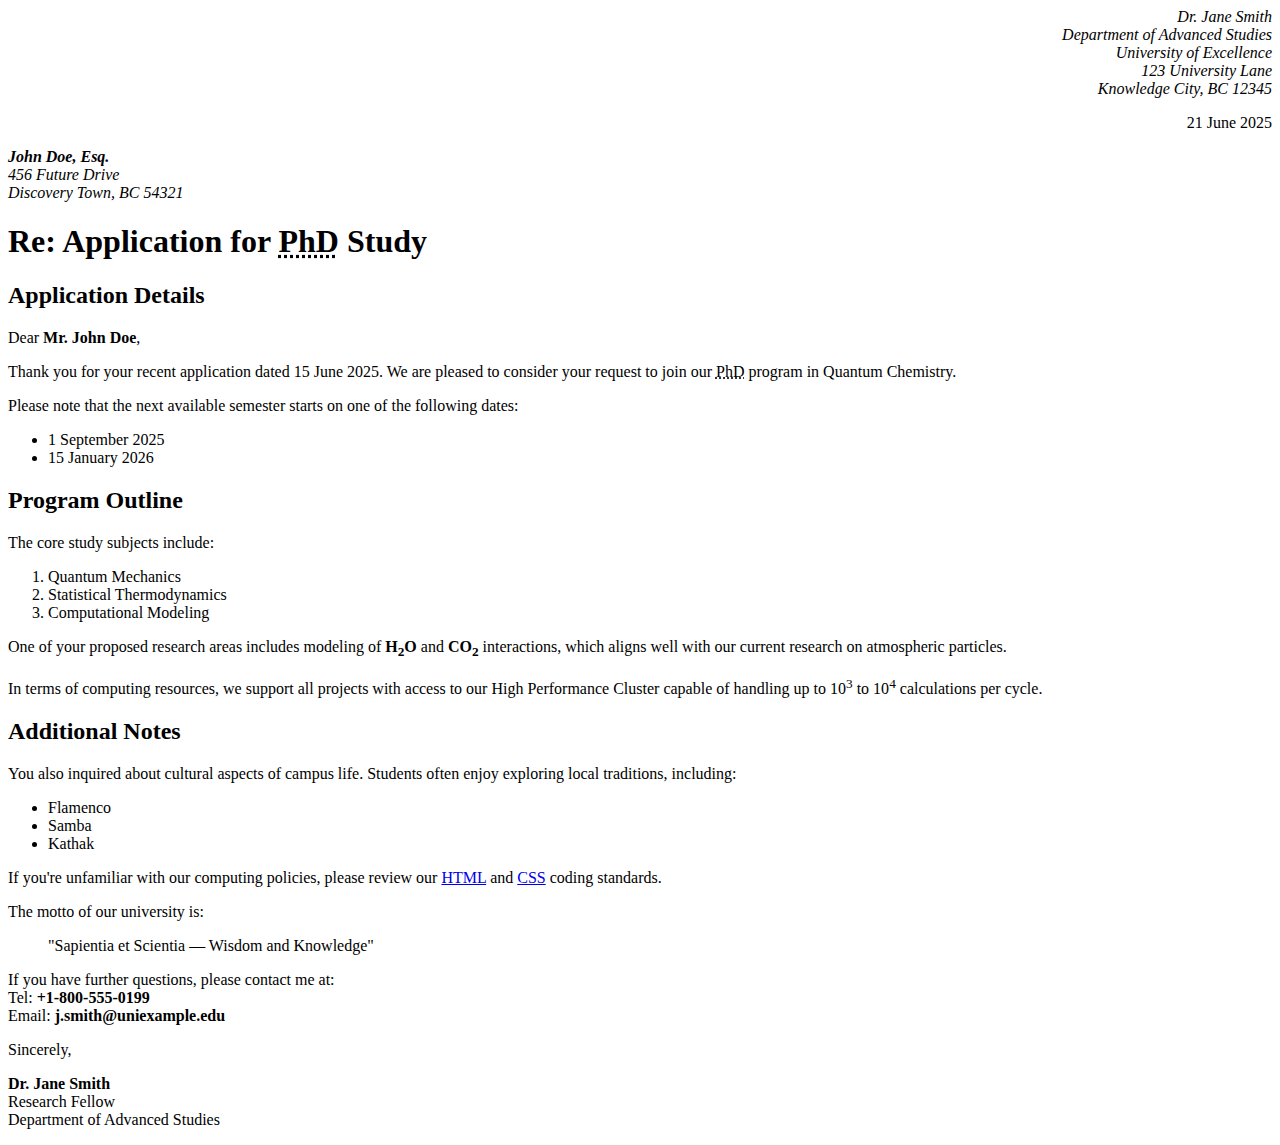
<file: index.html>
<!DOCTYPE html>
<html lang="en">
<head>
    <meta charset="UTF-8">
    <meta name="author" content="Dr. Jane Smith">
    <title>Application Response Letter</title>
    <style>
        .sender-column {
            text-align: right;
        }
    </style>
</head>
<body>

    <address class="sender-column">
        Dr. Jane Smith<br>
        Department of Advanced Studies<br>
        University of Excellence<br>
        123 University Lane<br>
        Knowledge City, BC 12345
    </address>

    <p class="sender-column">
        <time datetime="2025-06-21">21 June 2025</time>
    </p>

    <address>
        <strong>John Doe, Esq.</strong><br>
        456 Future Drive<br>
        Discovery Town, BC 54321
    </address>

    <h1>Re: Application for <abbr title="Doctor of Philosophy">PhD</abbr> Study</h1>

    <h2>Application Details</h2>
    <p>Dear <strong>Mr. John Doe</strong>,</p>
    <p>Thank you for your recent application dated <time datetime="2025-06-15">15 June 2025</time>. We are pleased to consider your request to join our <abbr title="Doctor of Philosophy">PhD</abbr> program in Quantum Chemistry.</p>

    <p>Please note that the next available semester starts on one of the following dates:</p>
    <ul>
        <li><time datetime="2025-09-01">1 September 2025</time></li>
        <li><time datetime="2026-01-15">15 January 2026</time></li>
    </ul>

    <h2>Program Outline</h2>
    <p>The core study subjects include:</p>
    <ol>
        <li>Quantum Mechanics</li>
        <li>Statistical Thermodynamics</li>
        <li>Computational Modeling</li>
    </ol>

    <p>One of your proposed research areas includes modeling of <strong>H<sub>2</sub>O</strong> and <strong>CO<sub>2</sub></strong> interactions, which aligns well with our current research on atmospheric particles.</p>
    <p>In terms of computing resources, we support all projects with access to our High Performance Cluster capable of handling up to 10<sup>3</sup> to 10<sup>4</sup> calculations per cycle.</p>

    <h2>Additional Notes</h2>
    <p>You also inquired about cultural aspects of campus life. Students often enjoy exploring local traditions, including:</p>
    <ul>
        <li>Flamenco</li>
        <li>Samba</li>
        <li>Kathak</li>
    </ul>

    <p>If you're unfamiliar with our computing policies, please review our <a href="http://example.com" title="HTML and CSS guidelines">HTML</a> and <a href="http://example.com" title="CSS best practices">CSS</a> coding standards.</p>

    <p>The motto of our university is:</p>
    <blockquote cite="http://example.com/university-motto">
        "Sapientia et Scientia — Wisdom and Knowledge"
    </blockquote>

    <p>If you have further questions, please contact me at:<br>
        Tel: <strong>+1-800-555-0199</strong><br>
        Email: <strong>j.smith@uniexample.edu</strong>
    </p>

    <p>Sincerely,</p>
    <p><strong>Dr. Jane Smith</strong><br>
       Research Fellow<br>
       Department of Advanced Studies</p>

</body>
</html>
</file>
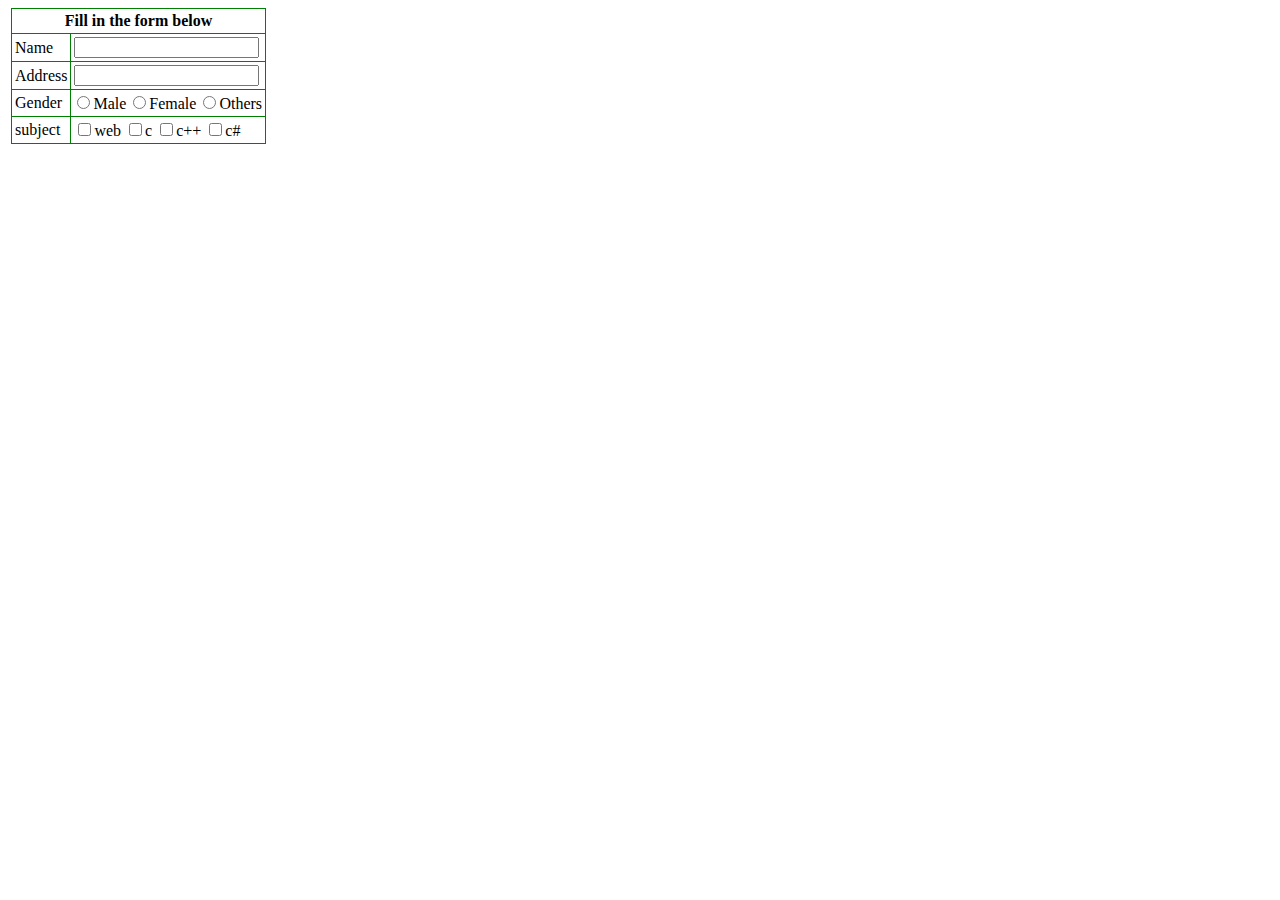
<file: example.html>
<!DOCTYPE html>
<html lang="en">
<head>
    <meta charset="UTF-8">
    <meta name="viewport" content="width=device-width, initial-scale=1.0">
    <title>Document</title>
    <style>
        table,tr,th,td{
            border: 1px solid green;
            padding:3px;
            margin: 3px;
            border-collapse: collapse;
        }
        input[type="radio"]{
            margin: 3px;
            padding: 30px;
        }
    </style>
</head>
<body>

    <table>
        <form action="">
            <tr>
                <th colspan="2">Fill in the form below</th>
            </tr>
            <tr>
                <td>Name</td>
                <td>
                    <input type="text">
                </td>

            </tr>
            <tr>
                <td>Address</td>
                <td>
                    <input type="text">
                </td>
                
            </tr>
            <tr>
                <td>Gender</td>
                <td>
                    <input type="radio" value="male">Male
                    <input type="radio" value="male">Female
                    <input type="radio" value="male">Others
                </td>
            </tr>
            <tr>
                <td>
                    subject
                </td>
                <td>
                     <input type="checkbox" value="male">web
                    <input type="checkbox" value="male">c
                    <input type="checkbox" value="male">c++
                    <input type="checkbox">c#
                </td>
            </tr>
        </form>
    </table>
    
</body>
</html>
</file>
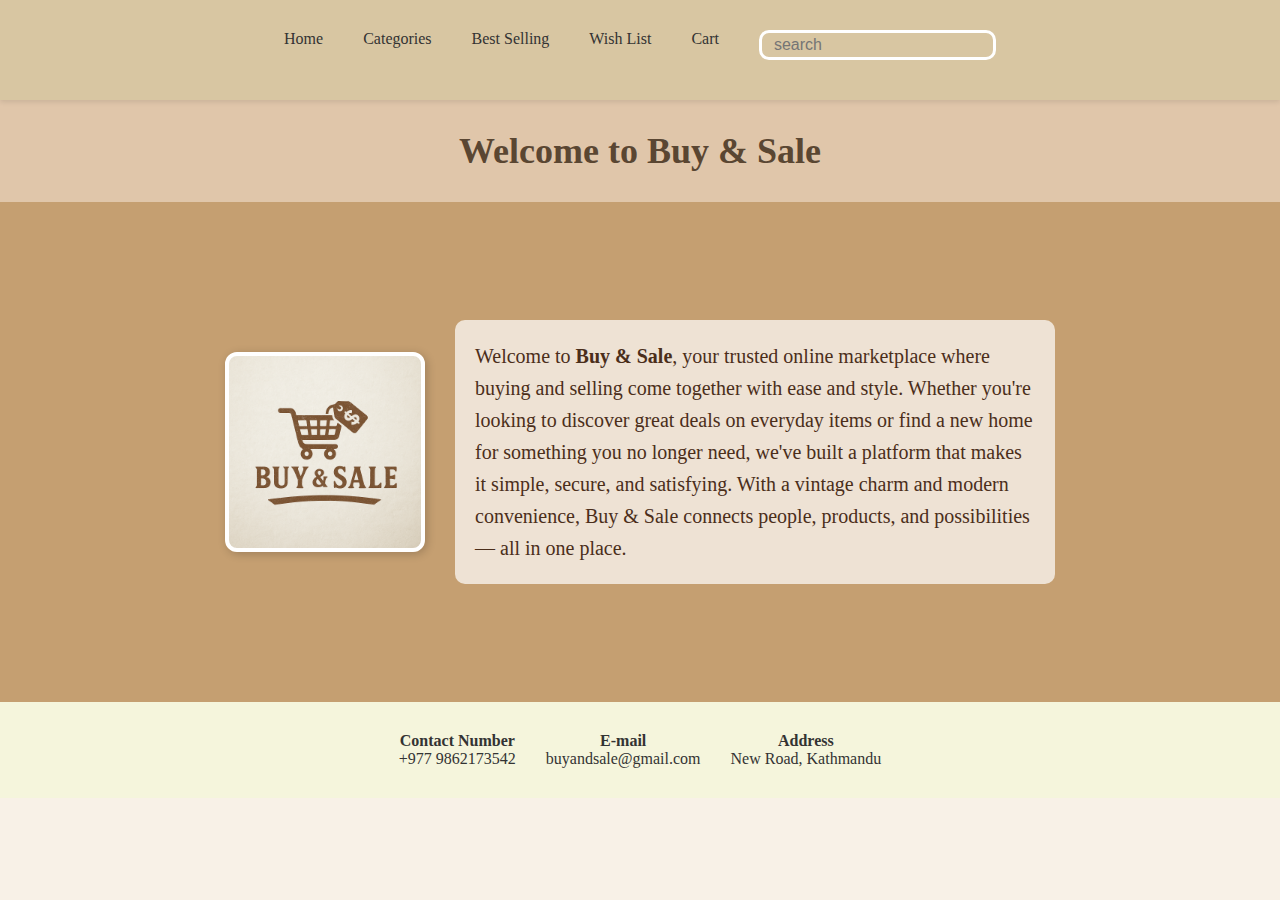
<file: Layout.html>
<!DOCTYPE html>
<html lang="en">
<head>
    <meta charset="UTF-8">
    <meta name="viewport" content="width=device-width, initial-scale=1.0">
    <title>Buy & Sale</title>
    <link rel="stylesheet" href="./Layout.css">
</head>
<body>
    <div class="main">
        <div class="nav">
            <ul>
                <li>Home</li>
                <li>Categories</li>
                <li>Best Selling</li>
                <li>Wish List</li>
                <li>Cart</li>
                <li><input type="search" name="search" id="search" placeholder="search"></li>
            </ul>
        </div>

        <div class="welcome">
            <h1>Welcome to Buy & Sale</h1>
        </div>

        <div class="logo_intro">
            <div class="logo"></div>
            <div class="introduction">
                Welcome to <strong>Buy & Sale</strong>, your trusted online marketplace where buying and selling come together with ease and style. 
                Whether you're looking to discover great deals on everyday items or find a new home for something you no longer need,
                we've built a platform that makes it simple, secure, and satisfying. With a vintage charm and modern convenience, 
                Buy & Sale connects people, products, and possibilities — all in one place.
            </div>
        </div>

        <div class="footer">
            <div class="contact">
                <h4>Contact Number</h4>
                <span>+977 9862173542</span>
            </div>

            <div class="email">
                <h4>E-mail</h4>
                <span>buyandsale@gmail.com</span>
            </div>

            <div class="address">
                <h4>Address</h4>
                <span>New Road, Kathmandu</span>
            </div>
    </div>
</body>
</html>
</file>
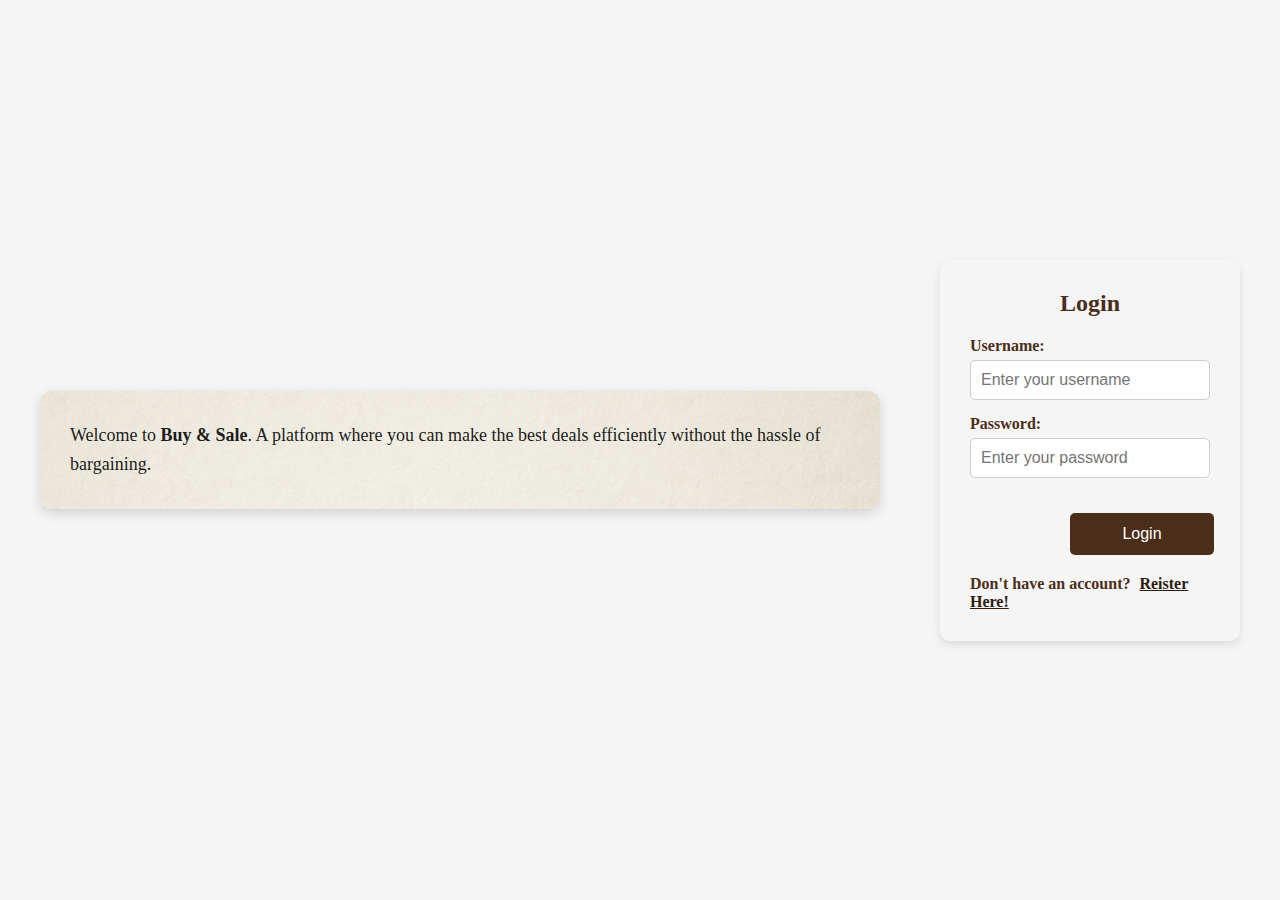
<file: Login.html>
<!DOCTYPE html>
<html lang="en">
<head>
    <meta charset="UTF-8">
    <meta name="viewport" content="width=device-width, initial-scale=1.0">
    <title>Login Page</title>
    <link rel="stylesheet" href="Login.css">
</head>
<body>
    <div class="main">
        <div class="intro">

    <div class="intro-text">
      <p>
        Welcome to <strong>Buy & Sale</strong>. A platform where you can make the best deals efficiently without the hassle of bargaining.
      </p>
    </div>
        </div>
        <div class="loginPanel">
            <div class="login">
                <h2>Login</h2>
            </div>
            
            <div class="username">
                <label for="username">Username: 
                    <input type="text" placeholder="Enter your username">
                </label>
                <label for="password">Password:
                    <input type="password" placeholder="Enter your password">
                </label>
            </div>
            <div class="password"></div>
            <div class="loginButton">
              <a href="Layout.html">  <input type="button" value="Login"></a>
            </div>
            <h4>Don't have an account? <a href="Register.html">
                Reister Here!
            </a></h4>
        </div>
    </div>
</body>
</html>
</file>
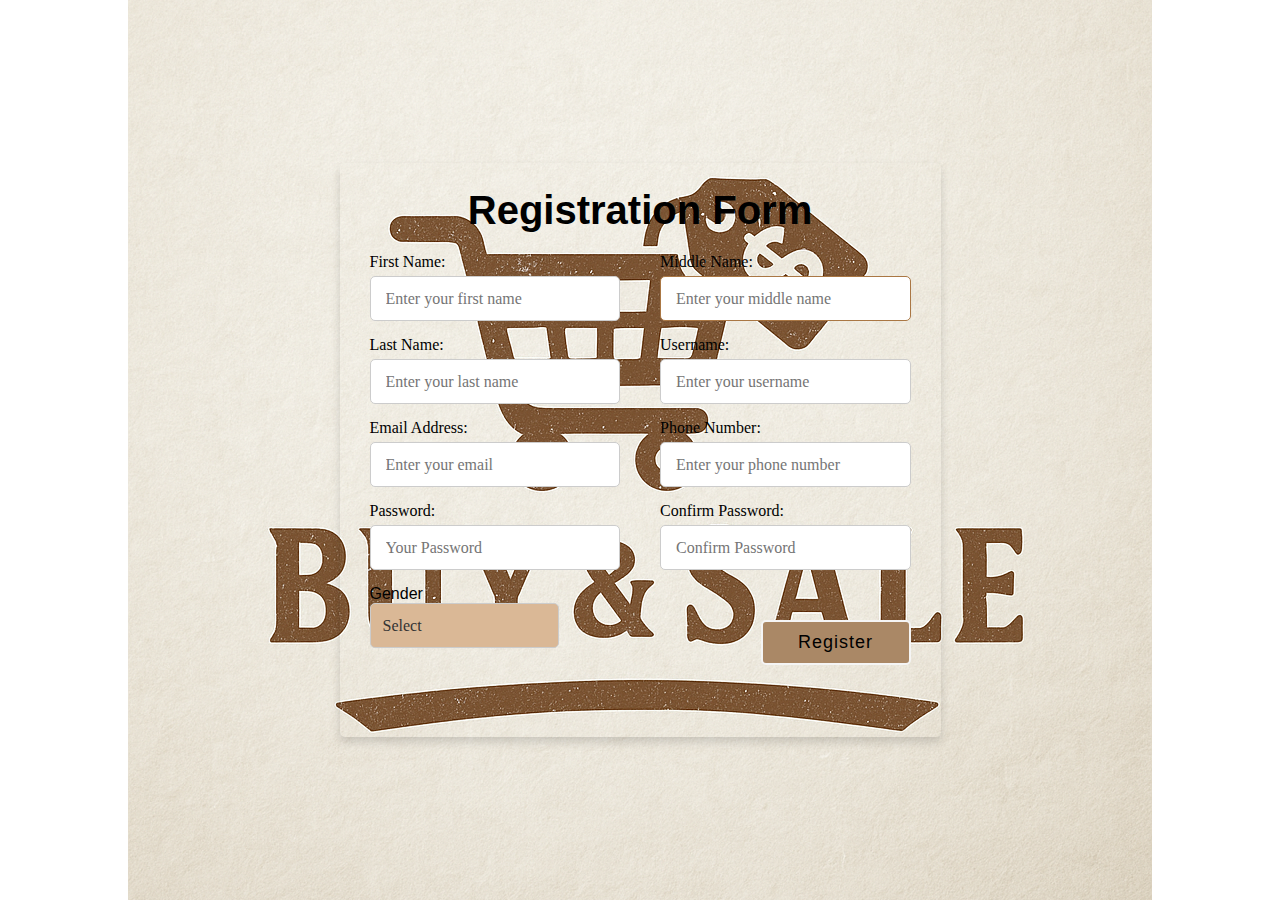
<file: Register.html>
<html>
  <head>

    <meta charset= "UTF-8">

    <title>Registration Responsive Page</title>

    <link rel= "stylesheet" href="Register.css">

    <meta name="viewport" content="width=device-width, initial-scale=1.0">

  </head>

  <body>

    <div class= "container">

      <div class="title"><center><b>Registration Form</b></center></div>

      <div class="content">

        <form action="#">

          

      <div class="user-details">

        <div class="input-box">

          

          <span class="details">First Name:</span>

            <input type="text" placeholder="Enter your first name" required>

          </div>

          

        <div class="input-box">

          <span class="details">Middle Name:</span>

            <input type="text" placeholder="Enter your middle name" >

          </div>

          

        <div class="input-box">

          <span class="details">Last Name:</span>

            <input type="text" placeholder="Enter your last name" required>

          </div>

         <div class="input-box">

        <span class="details">Username:</span>

            <input type="text" placeholder="Enter your username" required>

          </div>

      

          <div class="input-box">

      <span class="details">Email Address:</span>

            <input type="text" placeholder="Enter your email" required>

          </div>

    

          <div class="input-box">

    <span class="details">Phone Number:</span>

            <input type="text" placeholder="Enter your phone number" required>

          </div>

          

          <div class="input-box">

    <span class="details">Password:</span>

            <input type="password" placeholder="Your Password" required>

          </div>

          

          <div class="input-box">

    <span class="details">Confirm Password:</span>

            <input type="password" placeholder="Confirm Password" required>

          </div>

          

          <div class="gender-details">
  <label for="gender">Gender</label>
  <select id="gender" name="gender" class="styled-select">
    <option value="Select">Select</option>
    <option value="Male">Male</option>
    <option value="Female">Female</option>
    <option value="PreferNotToSay">Prefer not to say</option>
  </select>
</div>


        <div class="button">

         
            <input type="submit" value="Register" onclick="window.location.href='Login.html'">
      

        </div>

          

        
    </body>
</html>
</file>
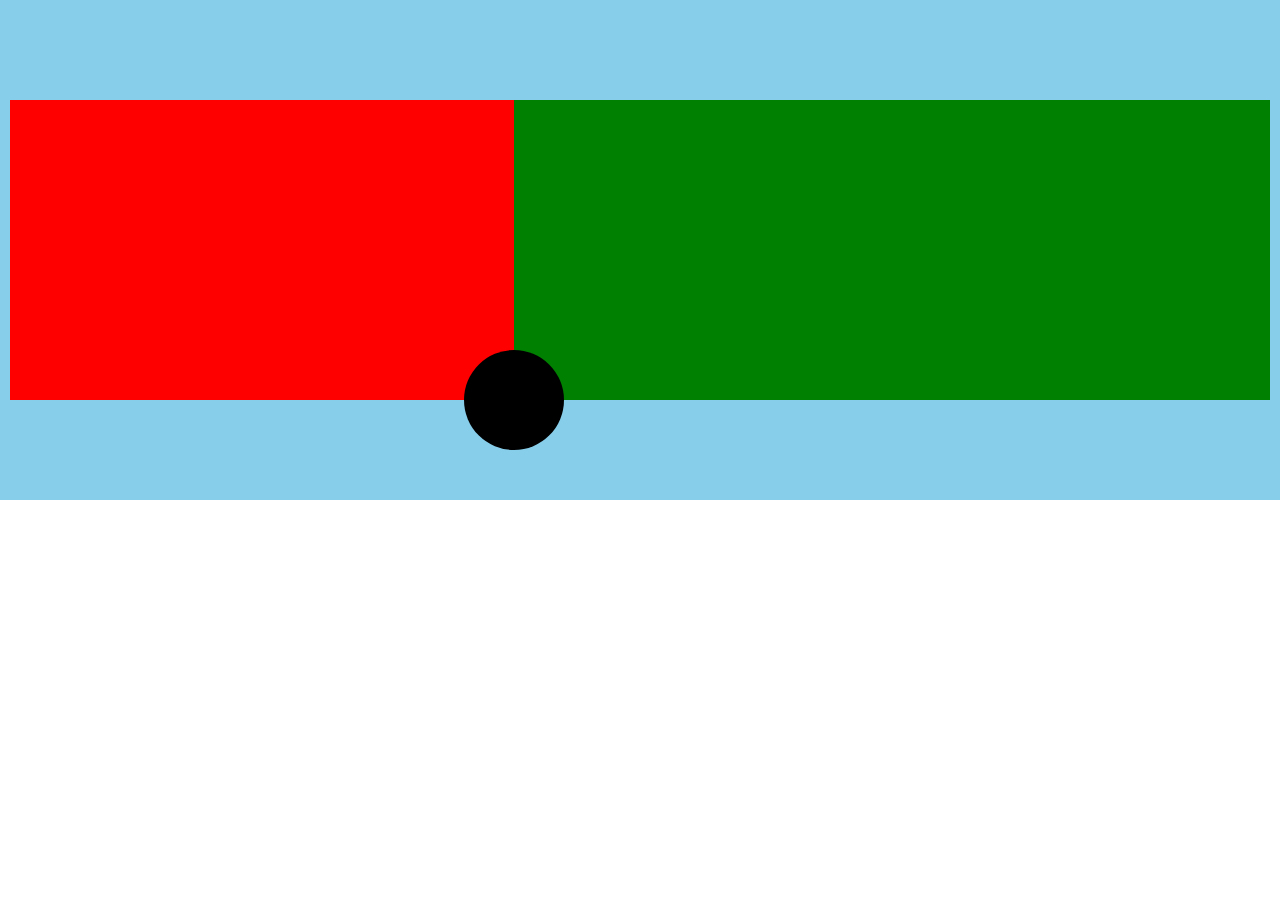
<file: web_lab/Responsive_Layout_Lab02.html>
<!DOCTYPE html>
<html lang="en">
<head>
    <meta charset="UTF-8">
    <meta name="viewport" content="width=device-width, initial-scale=1.0">
    <title>Responsive Layout and Position Property</title>
    <link rel="stylesheet" href="./Responsive_Layout_Position_Property.css">
</head>
<body>
    <div class="third_lab_section ">
        <div class="first_child_section">
            <div class="adjust_section"></div>
        </div>
        <div class="second_child_section"></div>
    </div>
</body>
</html>
</file>
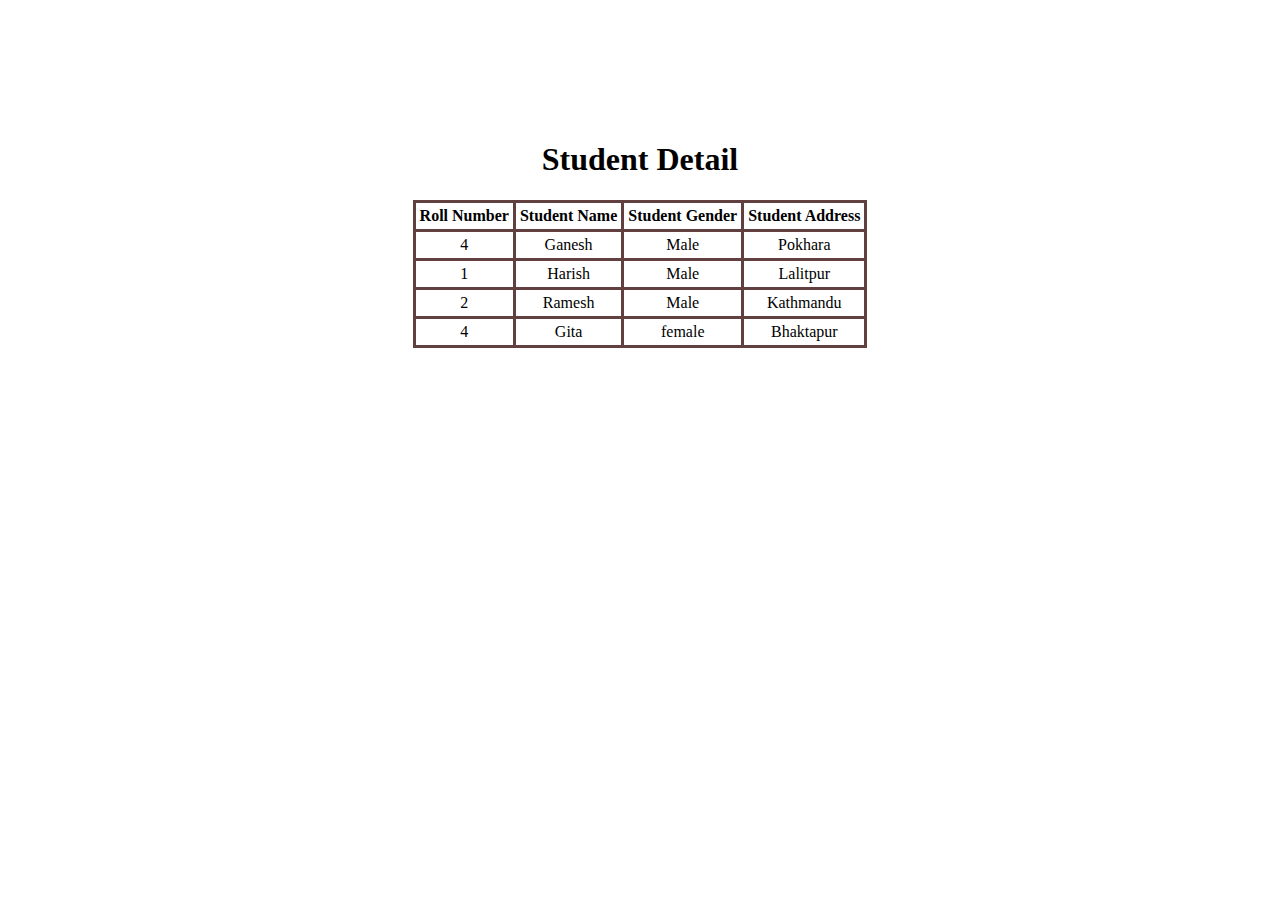
<file: Session/Asynchronous_programming/student_record.html>
<!DOCTYPE html>
<html lang="en">
<head>
    <meta charset="UTF-8">
    <meta name="viewport" content="width=device-width, initial-scale=1.0">
    <title>Acynchronous Programming in JS</title>
    <style>
        body{
            margin-top: 120px;
            display: flex;
            flex-direction: column;
            justify-content: center;
            align-items: center;
            /* width: 700px; */
        }h1{
            text-align: center;
        }
        table,td,th{
            border: 3px solid hwb(0 25% 61%);
            border-collapse: collapse;
            padding: 4px;
            text-align: center;
        }
    </style>
</head>
<body>
    <h1>Student Detail</h1>
    <table>
        <tr>
            <th>Roll Number</th>
            <th>Student Name</th>
            <th>Student Gender</th>
            <th>Student Address</th>
        </tr>
        <tbody id="student_detail">
            <tr>
                <td>4</td>
                <td>Ganesh</td>
                <td>Male</td>
                <td>Pokhara</td>
            </tr>
        </tbody>
    </table>
    <script src="./student_record.js"></script>
</body>
</html>
</file>
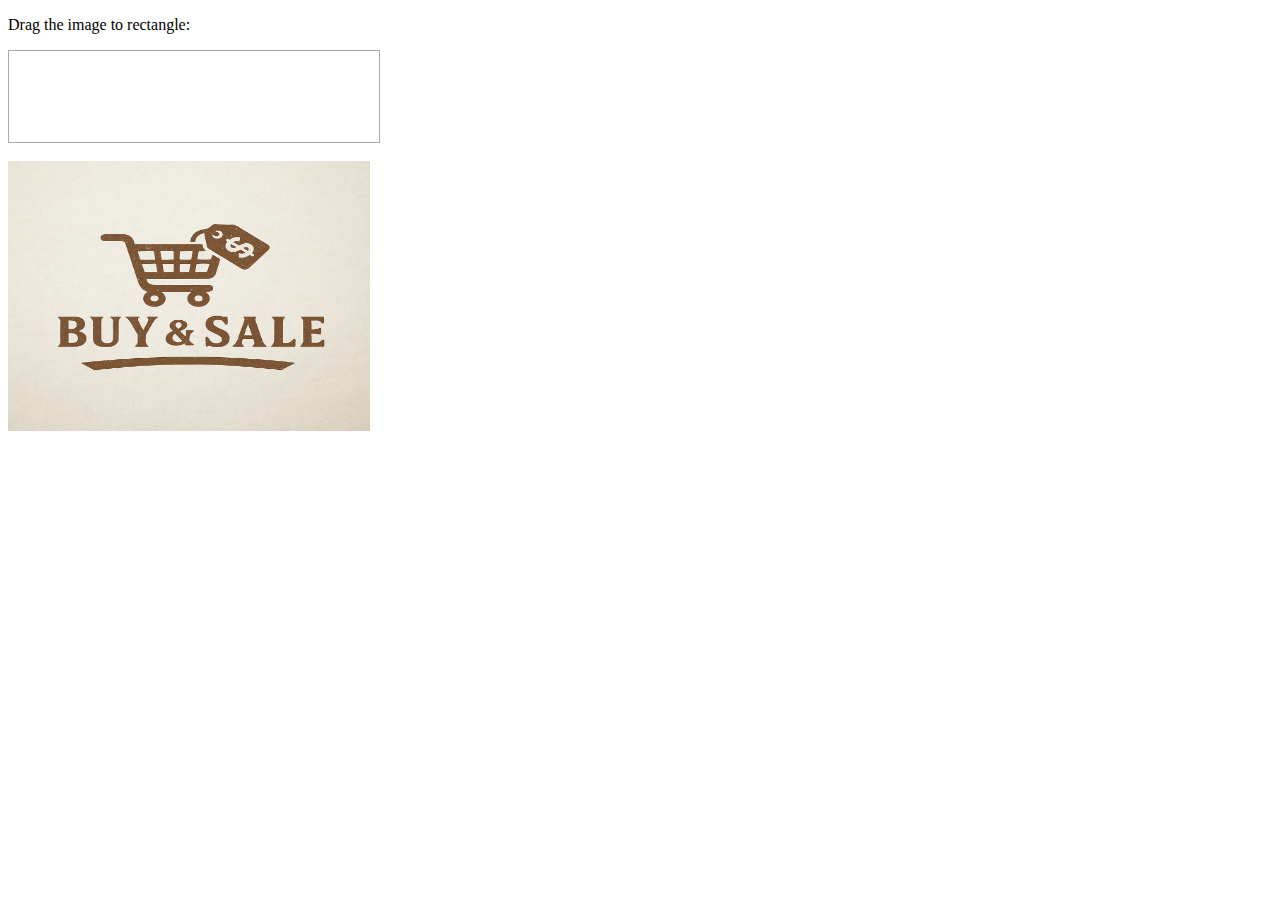
<file: web_lab/DragAndDrop/DragAndDrop.html>
<!DOCTYPE html>
<html lang="en">
<head>
    <meta charset="UTF-8">
    <meta name="viewport" content="width=device-width, initial-scale=1.0">
    <title>Drag and Drop in js</title>
    <link rel="stylesheet" href="./DragAndDrop.css">
</head>
<body >
    <p>Drag the image to rectangle:</p>
    <div id="div1" ondrop="drop(event)" ondragover="allowDrop(event)"></div>
    <br>
    <img src="./../../PageLayout/logo.png" alt="logoogoanks" id="drag1" draggable="true" ondragstart="drag(event)" width="362" height="270">
    <script src="./DragAndDrop.js"></script>
</body>
</html>
</file>
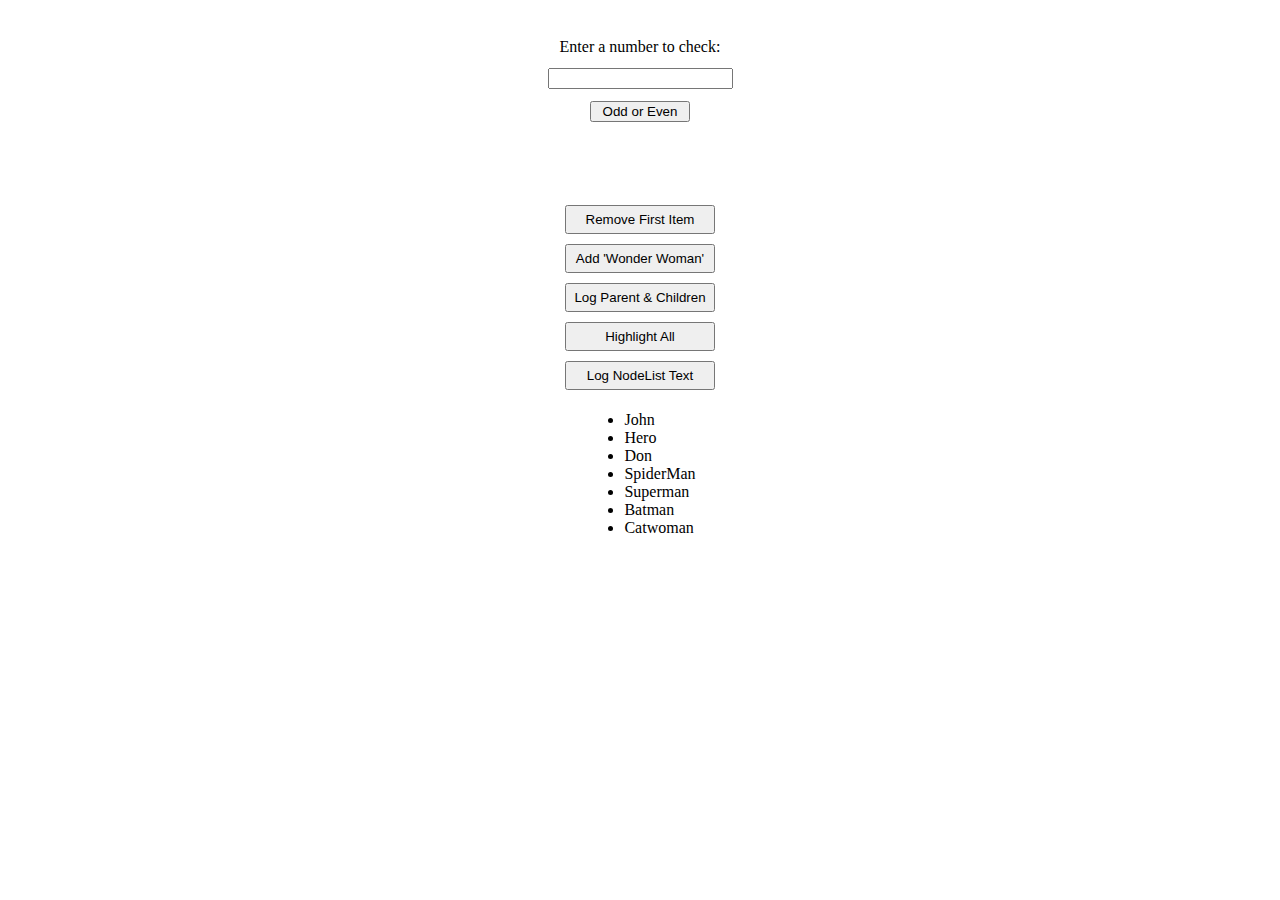
<file: web_lab/JavaScriptQuestions/lab06.html>
<!DOCTYPE html>
<html lang="en">
<head>
    <meta charset="UTF-8">
    <meta name="viewport" content="width=device-width, initial-scale=1.0">
    <title>Odd Even</title>
    <link rel="stylesheet" href="./lab06.css">
</head>
<body>
    <form >
        <label >Enter a number to check: </label>
        <input type="number"  id="checkNum">
        <input type="button" id="OddEvenBtn" value="Odd or Even" onclick="oddEvenCheck()">
    </form>
    <p id="result"></p>
    <button onclick="removeFirstItem()">Remove First Item</button>
    <button onclick="addListItem('Wonder Woman')">Add 'Wonder Woman'</button>
    <button onclick="logParentAndChildren()">Log Parent & Children</button>
    <button onclick="highlightAllItems()">Highlight All</button>
    <button onclick="logNodeListText()">Log NodeList Text</button>

    
    <ul id="listUsingjs"></ul>
    

</body>
<script src="./lab06.js"></script>
</html>
</file>
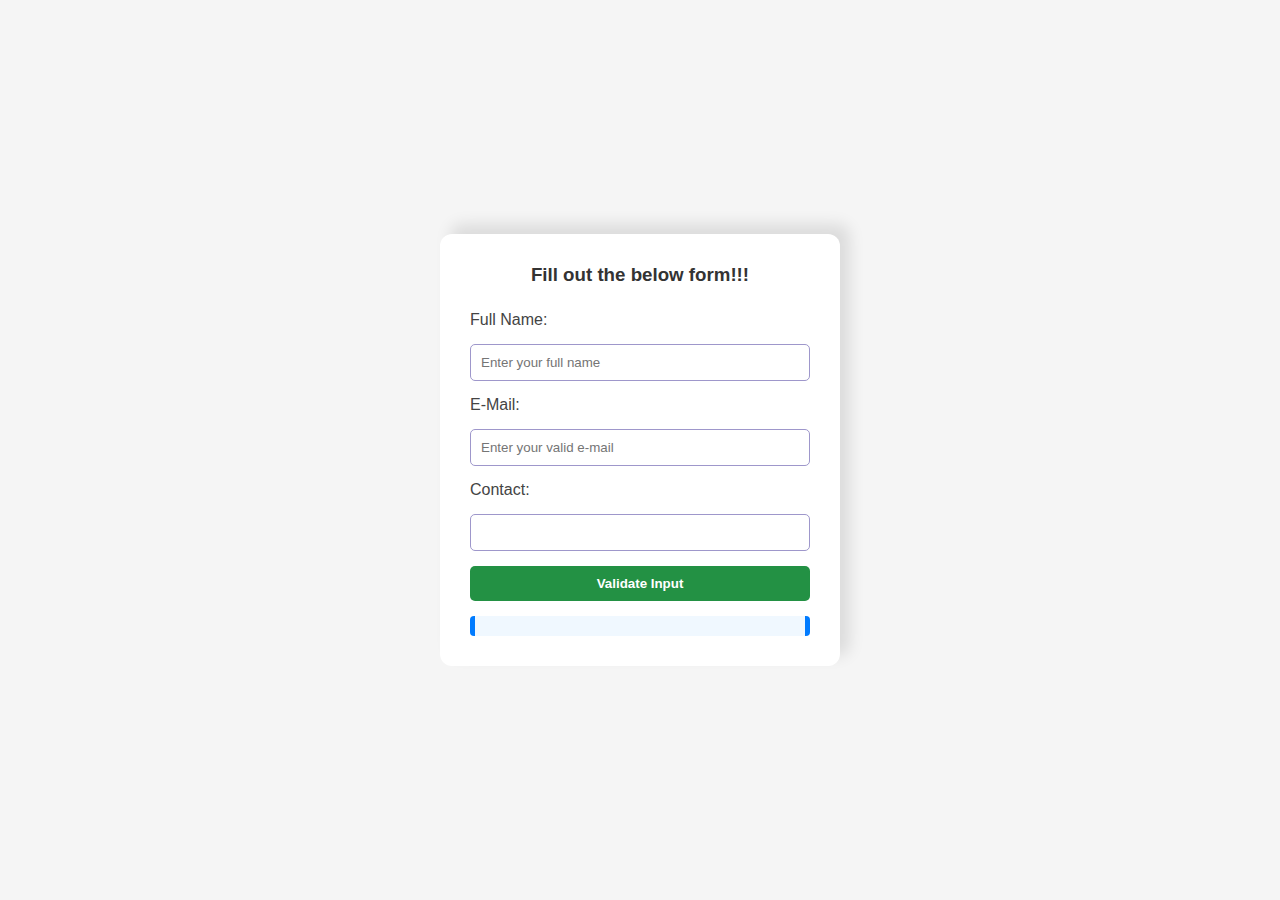
<file: web_lab/RegularExpresion/Form.html>
<!DOCTYPE html>
<html lang="en">
<head>
    <meta charset="UTF-8">
    <meta name="viewport" content="width=device-width, initial-scale=1.0">
    <title>Validate a form</title>
    <link rel="stylesheet" href="./Form.css">
</head>
<body>
    <div class="formInput">
        <form >
        <h3>Fill out the below form!!!</h3>
        <label>Full Name: </label>
        <input type="text" id ="fullName" placeholder="Enter your full name" required>
        <label>E-Mail:</label>
        <input type="email" id="email" placeholder="Enter your valid e-mail" required>
        <label>Contact:</label>
        <input type="number"  id="contactNo" required>
        <input type="button" value = "Validate Input" id="validateBtn" onclick="validateInput()">
    </form>
    <p id="result"></p>
    </div>
    <script src="./FormValidate.js"></script>
</body>
</html>
</file>
<file: Layout.css>
* {
    margin: 0;
    padding: 0;
    box-sizing: border-box;
}

body {
    font-family: 'Georgia', serif;
    background-color: #f8f1e7;
    color: #333;
    cursor:auto;
}

.main {
    width: 100%;
    background-color: rgba(222, 207, 200, 1);
}

.main .nav {
    width: 100%;
    height: 100px;
    background-color: rgb(216, 198, 162);
    padding: 0 30px;
    position: sticky;
    top: 0;
    cursor: pointer;
    display: flex;
    align-items: center;
    justify-content: center;
    box-shadow: 0 2px 5px rgba(0, 0, 0, 0.1);
}


.main .welcome {
    text-align: center;
    padding: 30px 20px;
    background-color: #e0c6aa;
    justify-content: center;
    align-items: center;
    
}

.main .welcome h1 {
    font-size: 36px;
    font-weight: bold;
    color: #5a4632;
}

.main .logo_intro {
    height: 500px;
    display: flex;
    flex-wrap: wrap;
    justify-content: center;
    align-items: center;
    padding: 40px 20px;
    background-color: rgb(197, 159, 113);
    gap: 30px;
}

.main .logo_intro .logo {
    height: 200px;
    width: 200px;
    background-image: url("./logo.png");
    background-size: cover;
    background-repeat: no-repeat;
    background-position: center;
    border: 4px solid #fff;
    box-shadow: 2px 2px 10px rgba(0,0,0,0.2);
    border-radius: 12px;
}

.main .logo_intro .introduction {
    max-width: 600px;
    font-size: 20px;
    line-height: 1.6;
    font-family: cursive;
    background-color: rgba(255, 255, 255, 0.7);
    padding: 20px;
    border-radius: 10px;
    color: #4b2e1a;
}

.main .footer {
    height:auto;
    background-color: beige;
    display: flex;
    text-align: center;
   
    justify-content: center;
}

.main .nav ul{
    display: flex;
    list-style: none;
    padding: 30px 0;
    justify-content: center;
    gap: 40px;
}

.main .footer .contact, .email, .address{
    padding: 15px 0;
    margin: 15px;
    gap: 30px;
}
/*
.main .footer .email{
    padding: 15px 0;
    margin :15px;
    
    gap: 30px;
}
.main .footer .address{
    padding: 15px 0;
    margin:15px;
    gap: 30px;
}
    */

.main .nav ul input{
    height: 10px;
    padding: 12px;
    background-color: rgb(216, 198, 162);
    color: white;
    border: solid;
    border-radius: 10px;
    font-size: 16px;
    cursor: auto;
    margin-bottom: 10px;
}

.main .nav ul input:hover{
    background-color: #d1aa81;
}
</file>
<file: Login.css>
* {
    margin: 0;
    padding: 0;
    box-sizing: border-box;
}

body{
    height: 100%;
    font-family: 'Georgia', serif;
    background-color: #f5f5f5;
}

.main {
    height: 100vh;
    width: 100%;
    display: flex;
    justify-content: space-between;
    align-items: center;
    padding: 40px;
    /* background-color: rgba(222, 207, 200 );
    background-image: url("logo.png");
    background-size: cover;
    box-shadow: 12px;
    border-radius: 2px 2px 10px rgba(0,0,0,0.2);
    background-repeat: no-repeat;
    background-position: center; */
}

.intro {
  display: flex;
  align-items: center;
  /*background-color: rgba(220, 213, 205, 0.9);*/
  padding: 30px;
  border-radius: 12px;
  box-shadow: 0 4px 12px rgba(0, 0, 0, 0.15);
  max-width: 840px;
  gap: 30px;
  margin-right: 60px;
  background-image: url("logo.png");
  background-repeat: no-repeat;
  background-size: cover;
}

         /* .intro img {
  opacity: 1;
  height: 300px;
  max-width: 40%;
  object-fit: cover;
  border-radius: 10px;
} */

.intro-text {
  font-size: 18px;
  line-height: 1.6;
  font-family: 'Segoe UI', cursive;
  color: rgba(0, 0, 0, 0.9);
}
.loginPanel {
    flex: 1;
   /* background-color: #e0c6aa;*/
    padding: 30px;
    border-radius: 10px;
    display: flex;
    flex-direction: column;
    align-items: center;
    max-width: 40%;
    box-shadow: 0 4px 10px rgba(0,0,0,0.1);
}

.loginPanel .login h2 {
    margin-bottom: 20px;
    color: #4b2e1a;
}

.username label {
    display: block;
    width: 100%;
    margin-bottom: 15px;
    color: #4b2e1a;
    font-family: cursive;
    font-weight: bold;
}

.username input {
    width: 100%;
    padding: 10px;
    margin-top: 5px;
    border: 1px solid #ccc;
    border-radius: 5px;
    font-size: 16px;
}

.loginButton {
    width: 100%;
    margin-top: 20px;
}

.loginButton input {
    width: 60%;
    padding: 12px;
    background-color: #4b2e1a;
    color: white;
    border: none;
    border-radius: 5px;
    font-size: 16px;
    cursor: pointer;
    transition: background-color 0.3s ease;
    margin-left: 100px;
    
}

.loginButton input:hover {
    background-color: #3a2413;
}

h4 {
    margin-top: 20px;
    color: #4b2e1a;
}

h4 a {
    color: #2c1b0f;
    text-decoration: underline;
    margin-left: 5px;
}
</file>
<file: Register.css>
*{
  margin: 0;
  padding: 0;
  box-sizing: border-box;
  font-family:'Bold',Arial;
}

body{
  height: 100vh;
  display: flex;
  justify-content: center;
  align-items: center;
  padding: 10px;
  background: url(logo.png) no-repeat center ;
  

}

.container{
  max-width: 601px;
  width: 100%;
  /*background-color: rgba(220,212,200, 0.7);*/

  padding: 25px 30px;

  border-radius: 5px;

  box-shadow: 0 5px 10px rgba(0,0,0,0.15);

}

.container .title{

  font-size: 40px;
  font-family: cursive;
  font-weight: 500;

  position: relative;

  text-align: center;

}

.content form .user-details{

  display: flex;

  flex-wrap: wrap;

  justify-content: space-between;

  margin: 20px 0 12px 0;

}

form .user-details .input-box{

  margin-bottom: 15px;

  width: calc(100% / 2 - 20px);

}

form .input-box span.details{

  display: block;
 font-family: cursive;
  font-weight: 500;

  margin-bottom: 5px;

}

.user-details .input-box input{

  height: 45px;

  width: 100%;
  outline: none;
  font-family: cursive;
  font-size: 16px;
  border-radius: 5px;
  padding-left: 15px;
  border: 1px solid #ccc;


}

.user-details .input-box input:focus,

.user-details .input-box input:valid{

  border-color: #a74;

}
.styled-select {
  width: 100%;
  height: 45px;
  padding: 0 12px;
  font-size: 16px;
  font-family: cursive;
  color: #333;
  background-color: #dab896;
  border: 1px solid #ccc;
  border-radius: 5px;
  appearance:none;       
  -webkit-appearance: none;
  -moz-appearance: none;
}

.styled-select:focus {
  border-color: #a74;
  outline: none;
}

.styled-select option {
  font-family: cursive;
  font-size: 16px;
  padding: 10px;
}


 form .button{

   height: 45px;

   margin: 35px 0;
  display: inline-block;
   justify-content:center;

 }

 form .button input{
   height: 100%;
   width: 150px;
   border-radius: 5px;
   border: 2px solid whitesmoke ;
   color: #000;
   font-size: 18px;
   font-weight: 500;
   letter-spacing: 1px;
   cursor: pointer;
   transition: all 0.3s ease;
   background-color:#a86;
   justify-content:left;
   align-items: left;
 }

 form .button input:hover{
  background-color: #a74;
  }

 @media(max-width: 584px){

 .container{

  max-width: 100%;

}

form .user-details .input-box{

    margin-bottom: 5px;

    width: 100%;

  }

  form .category{

    width: 100%;

  }

  .content form .user-details{

    max-height: 300px;

    overflow-y: scroll;

  }

  .user-details::-webkit-scrollbar{

    width: 5px;

  }

  }

  @media(max-width: 459px){

  .container .content .category{

    flex-direction: column;

  }

}
</file>
<file: web_lab/Responsive_Layout_Position_Property.css>
*{
    margin: 0px;
    padding: 0px;
    box-sizing: border-box;
}
.third_lab_section{
    height: auto;
    width:100%;
    background-color: skyblue;
    padding: 100px 10px;
    display:flex;
    flex-direction: row;
}
.first_child_section{
    height: 300px;
    width:40%;
    background-color: red;
    position: relative;
}

.second_child_section{
    height: 300px;
    width: 60%;
    background-color: green;
}
.adjust_section{
    height: 100px;
    width: 100px;
    background-color: #000000;
    position:absolute;
    right: -50px;
    bottom: -50px;
    border-radius: 100%;

}

@media screen and (max-width:400px) {
    .third_lab_section{
        background-color: silver;
        flex-direction: column;
    }
    .first_child_section{
        width:100%;
        background-color: pink;;
    }
    .second_child_section{
        width:100%;
        background-color: magenta;
    }
    .adjust_section {
    height: 75px;
    width: 75px;
    background-color: mediumvioletred;
    position: absolute;
    bottom: -37.5px;
    left: 50%;
    transform: translateX(-50%);
}

    
}
</file>
<file: web_lab/DragAndDrop/DragAndDrop.css>
#div1{
    width: 350px;
    height: 71px;
    padding: 10px;
    border: 1px solid #aaaaaa;
}
</file>
<file: web_lab/JavaScriptQuestions/lab06.css>
body{
    display: flex;
    flex-direction: column;
    justify-content: center;
    align-items: center;
}
form{
    display: flex;
    flex-direction: column;
    padding: 30px 0px;
    gap: 12px;
    width: 250px;
    justify-content: center;
    align-items: center;
}
input[type="button"]{
    width: 100px;
}
button{
    width: 150px;
    padding: 5px;
    margin:5px 0px;
}

p{
    font-size: 24px;
    text-align: center;
    
}
</file>
<file: web_lab/RegularExpresion/Form.css>
* {
    margin: 0;
    padding: 0;
    box-sizing: border-box;
    font-family: 'Segoe UI', Tahoma, Geneva, Verdana, sans-serif;
}

body {
    display: flex;
    justify-content: center;
    align-items: center;
    min-height: 100vh;
    background-color: #f5f5f5f5;
}

.formInput {
    background-color: #ffffff;
    padding: 30px;
    border-radius: 12px;
    box-shadow: 10px -10px 15px rgba(0, 0, 0, 0.1);
    /* width: px; */
    width: 400px;
}

form {
    display:flex;
    flex-direction: column;
    gap: 15px;
}

h3 {
    text-align: center;
    color: #333;
    margin-bottom: 10px;
}

label {
    font-weight: 500;
    color: #444;
}

input[type="text"],
input[type="email"],
input[type="number"] {
    padding: 10px;
    border: 1px solid #9e97cb;
    border-radius: 5px;
    outline: none;
    transition:border-color 0.3s;
}

input[type="text"]:hover,
input[type="email"]:hover,
input[type="number"]:hover {
    border-color: #007bff;
    background-color: aliceblue;
}
input[type="text"]:focus,
input[type="email"]:focus,
input[type="number"]:focus {
    /* border-color: #007bff; */
    background-color: aliceblue;
}
input[type="button"] {
    padding: 10px;
    background-color: #239144;
    color: white;
    border: none;
    border-radius: 5px;
    cursor: pointer;
    font-weight: bold;
    transition: background-color 0.3s;
}

input[type="button"]:hover {
    background-color: #08792f;
}

#result {
    margin-top: 15px;
    padding: 10px;
    background-color: #f0f8ff;
    border-left: 5px solid #007bff;
    border-right: 5px solid #007bff;
    border-radius: 4px;
    color: #333;
    font-size: 0.95rem;
    overflow: hidden;
    white-space: pre-line;
}
</file>
